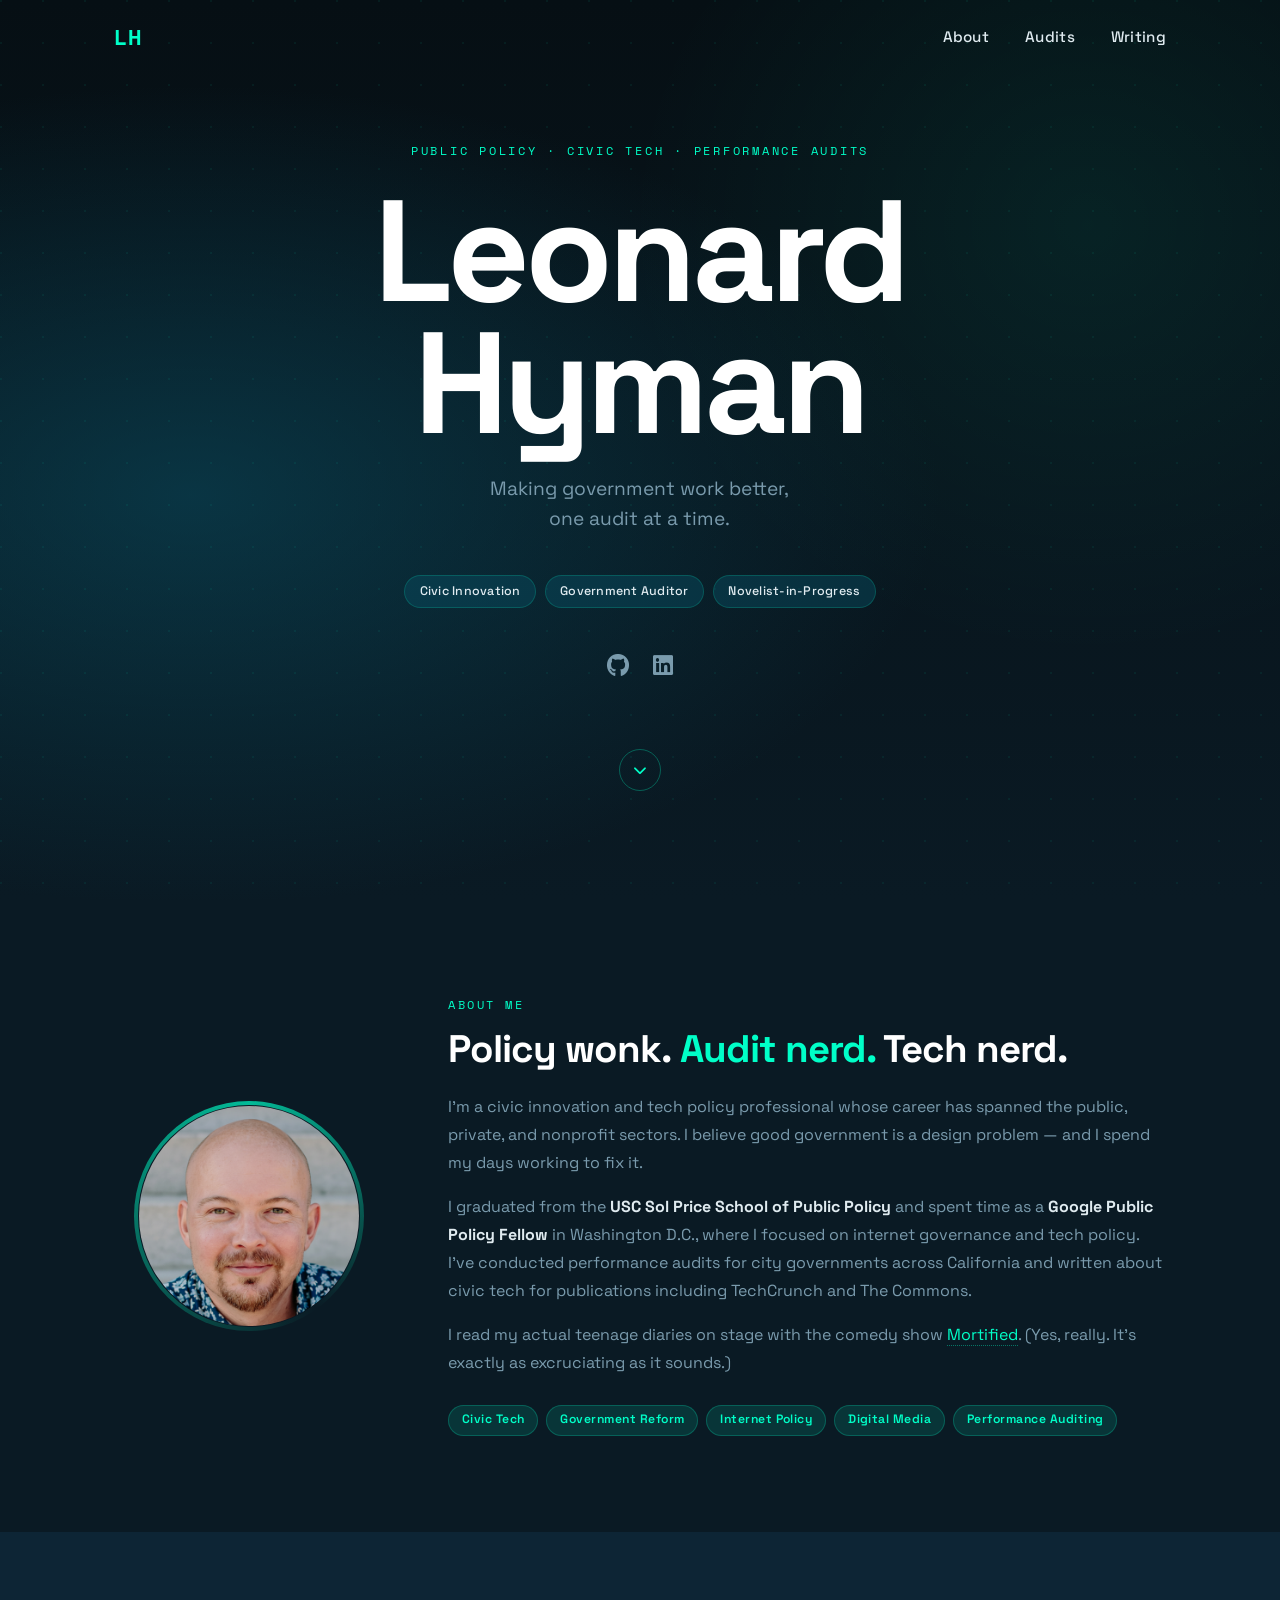
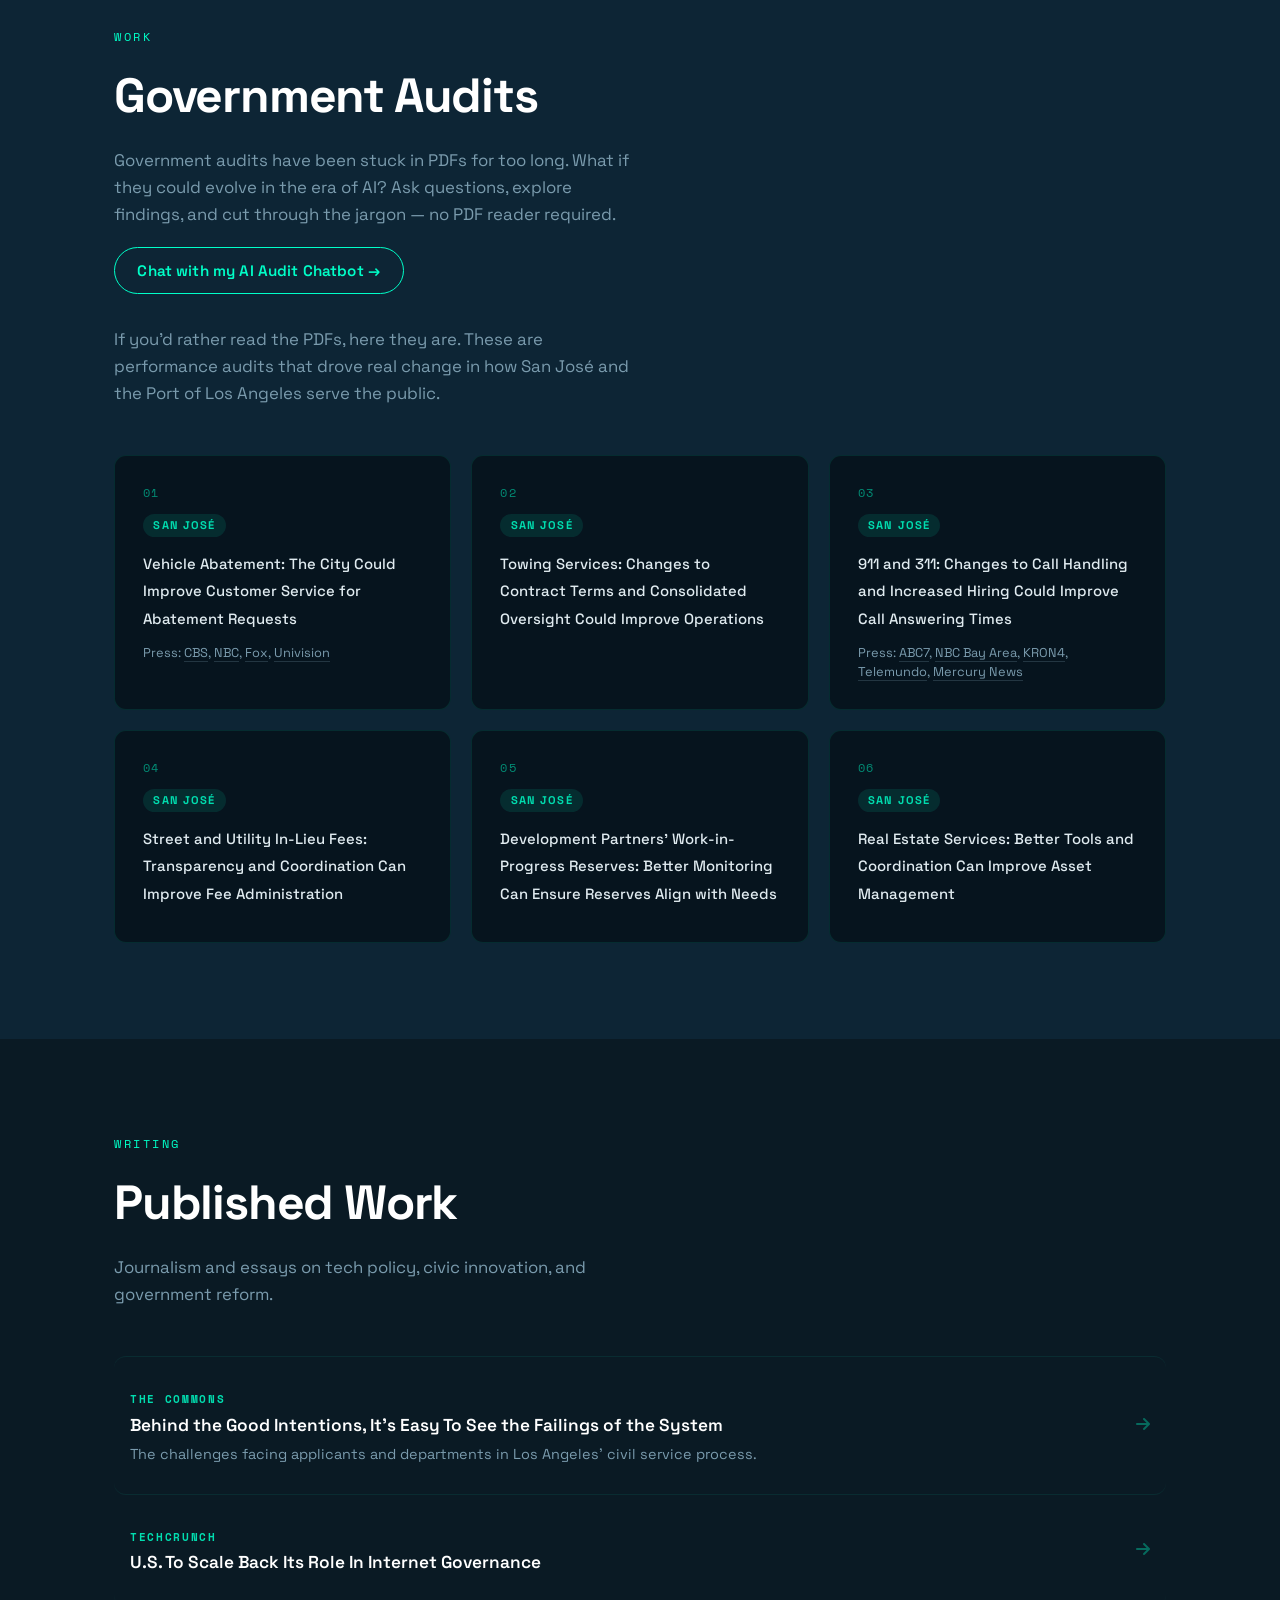
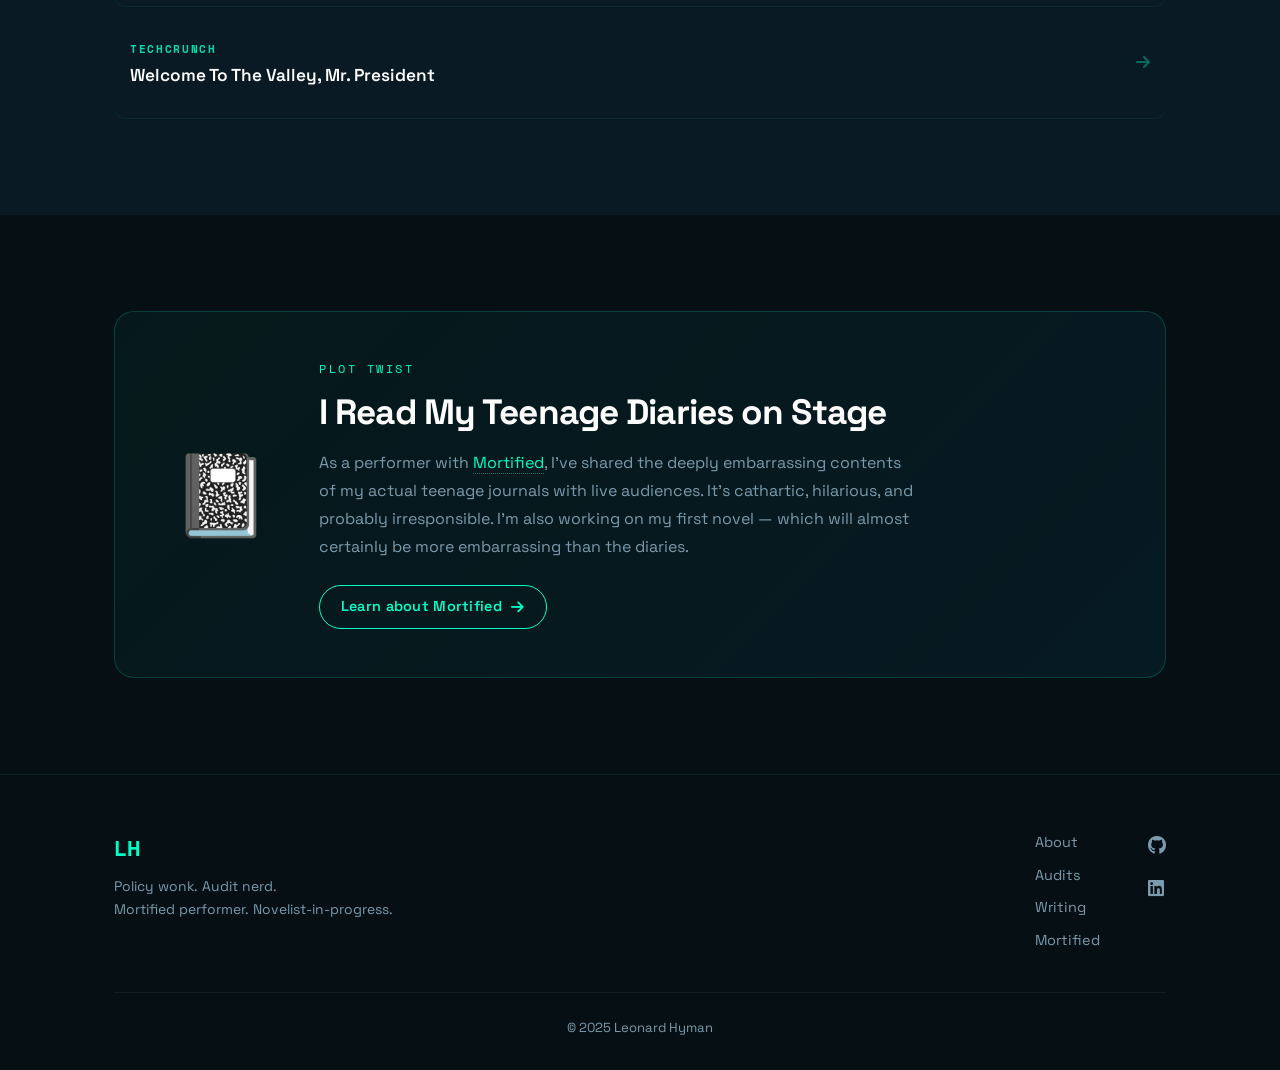
<file: index.html>
<!DOCTYPE html>
<html lang="en">
<head>
  <meta charset="UTF-8">
  <meta name="viewport" content="width=device-width, initial-scale=1.0">
  <title>Leonard Hyman</title>
  <meta name="author" content="Leonard Hyman">
  <meta name="description" content="Leonard Hyman — policy wonk, civic innovator, government auditor, writer, and Mortified performer.">
  <link rel="icon" type="image/x-icon" href="assets/img/favicon.png">

  <!-- Google Fonts -->
  <link rel="preconnect" href="https://fonts.googleapis.com">
  <link rel="preconnect" href="https://fonts.gstatic.com" crossorigin>
  <link href="https://fonts.googleapis.com/css2?family=Space+Grotesk:wght@300;400;500;600;700&family=Space+Mono:ital,wght@0,400;0,700;1,400&display=swap" rel="stylesheet">

  <!-- Font Awesome 6 -->
  <link rel="stylesheet" href="https://cdnjs.cloudflare.com/ajax/libs/font-awesome/6.5.0/css/all.min.css">

  <link rel="stylesheet" href="assets/css/styles.css">
</head>
<body>

  <!-- ===================== NAVIGATION ===================== -->
  <nav id="navbar">
    <div class="nav-container">
      <a href="#hero" class="nav-logo">LH</a>

      <div class="nav-links" id="nav-links">
        <a href="#about">About</a>
        <a href="#audits">Audits</a>
        <a href="#writing">Writing</a>
      </div>

      <button class="hamburger" id="hamburger" aria-label="Toggle menu">
        <span></span>
        <span></span>
        <span></span>
      </button>
    </div>
  </nav>

  <!-- ===================== HERO ===================== -->
  <section id="hero">
    <div class="hero-bg"></div>
    <div class="hero-content">
      <div class="hero-eyebrow">Public Policy &middot; Civic Tech &middot; Performance Audits</div>
      <h1 class="hero-name">Leonard<br>Hyman</h1>
      <p class="hero-tagline">Making government work better,<br>one audit at a time.</p>

      <div class="hero-tags">
        <span class="tag">Civic Innovation</span>
        <span class="tag">Government Auditor</span>
        <span class="tag">Novelist-in-Progress</span>
      </div>

      <div class="hero-social">
        <a href="https://github.com/lhyman" target="_blank" rel="noopener" aria-label="GitHub">
          <i class="fa-brands fa-github"></i>
        </a>
        <a href="https://www.linkedin.com/in/leonardhyman/" target="_blank" rel="noopener" aria-label="LinkedIn">
          <i class="fa-brands fa-linkedin"></i>
        </a>
      </div>

      <a href="#about" class="scroll-cue" aria-label="Scroll to about">
        <i class="fa-solid fa-chevron-down"></i>
      </a>
    </div>
  </section>

  <!-- ===================== ABOUT ===================== -->
  <section id="about">
    <div class="container">
      <div class="about-grid">
        <div class="about-photo reveal">
          <div class="photo-wrapper">
            <img src="assets/img/profile.png" alt="Leonard Hyman">
          </div>
        </div>

        <div class="about-text reveal">
          <div class="section-label">About Me</div>
          <h2>Policy wonk. <span class="accent">Audit nerd.</span> Tech nerd.</h2>
          <p>
            I'm a civic innovation and tech policy professional whose career has spanned
            the public, private, and nonprofit sectors. I believe good government is a design
            problem — and I spend my days working to fix it.
          </p>
          <p>
            I graduated from the <strong>USC Sol Price School of Public Policy</strong> and spent
            time as a <strong>Google Public Policy Fellow</strong> in Washington D.C., where I focused
            on internet governance and tech policy. I've conducted performance audits for city
            governments across California and written about civic tech for publications including
            TechCrunch and The Commons.
          </p>
          <p>
            I read my actual teenage diaries on stage with the comedy show
            <a href="https://getmortified.com/" target="_blank" rel="noopener">Mortified</a>.
            (Yes, really. It's exactly as excruciating as it sounds.)
          </p>

          <div class="expertise-chips">
            <span>Civic Tech</span>
            <span>Government Reform</span>
            <span>Internet Policy</span>
            <span>Digital Media</span>
            <span>Performance Auditing</span>
          </div>
        </div>
      </div>
    </div>
  </section>

  <!-- ===================== AUDITS ===================== -->
  <section id="audits">
    <div class="container">
      <div class="section-header reveal">
        <div class="section-label">Work</div>
        <h2>Government Audits</h2>
        <p class="section-desc">Government audits have been stuck in PDFs for too long. What if they could evolve in the era of AI? Ask questions, explore findings, and cut through the jargon — no PDF reader required.</p>
        <a href="chat.html" class="chat-cta-btn">Chat with my AI Audit Chatbot →</a>
        <p class="section-desc audits-pdf-text">If you'd rather read the PDFs, here they are. These are performance audits that drove real change in how San José and the Port of Los Angeles serve the public.</p>
      </div>

      <div class="cards-grid">

        <div class="card reveal">
          <div class="card-number">01</div>
          <div class="card-meta">San José</div>
          <h3>
            <a href="https://drive.google.com/file/d/12FXmrVuVH3qItdc2eYe5kokMILJbPzPH/view?usp=sharing" target="_blank" rel="noopener">
              Vehicle Abatement: The City Could Improve Customer Service for Abatement Requests
            </a>
          </h3>
          <p class="card-press">
            Press:
            <a href="https://sanfrancisco.cbslocal.com/2018/10/01/san-jose-city-leaders-will-vote-to-slash-high-impound-lot-fees/" target="_blank" rel="noopener">CBS</a>,
            <a href="https://www.nbcbayarea.com/news/local/San-Jose-to-Address-High-Towing-Fees-494975001.html" target="_blank" rel="noopener">NBC</a>,
            <a href="http://www.ktvu.com/news/san-jose-among-highest-impound-fees-in-the-state-audit-reveals-miscalculations" target="_blank" rel="noopener">Fox</a>,
            <a href="https://www.univision.com/san-francisco/kdtv/noticias/multas/san-jose-es-la-ciudad-mas-cara-del-area-de-la-bahia-para-sacar-el-auto-del-corralon-video" target="_blank" rel="noopener">Univision</a>
          </p>
        </div>

        <div class="card reveal">
          <div class="card-number">02</div>
          <div class="card-meta">San José</div>
          <h3>
            <a href="https://drive.google.com/file/d/1OetTy5bYGvv9Lo2WeWX8UQTZlMYdsSDt/view?usp=sharing" target="_blank" rel="noopener">
              Towing Services: Changes to Contract Terms and Consolidated Oversight Could Improve Operations
            </a>
          </h3>
        </div>

        <div class="card reveal">
          <div class="card-number">03</div>
          <div class="card-meta">San José</div>
          <h3>
            <a href="https://drive.google.com/file/d/1vtbNhb6tuzvImJl4-k-VYH6f3EYnDyXh/view?usp=sharing" target="_blank" rel="noopener">
              911 and 311: Changes to Call Handling and Increased Hiring Could Improve Call Answering Times
            </a>
          </h3>
          <p class="card-press">
            Press:
            <a href="https://abc7news.com/san-jose-approves-changes-at-911-dispatch-centers/5206712/" target="_blank" rel="noopener">ABC7</a>,
            <a href="https://www.nbcbayarea.com/news/local/San-Jose-Audit-Recommends-Robust-Hiring-to-Support-Understaffed-Fire-Police-Dispatchers-507396461.html" target="_blank" rel="noopener">NBC Bay Area</a>,
            <a href="https://www.kron4.com/news/bay-area/san-jose-emergency-officials-to-improve-response-times/1861926261" target="_blank" rel="noopener">KRON4</a>,
            <a href="https://www.telemundoareadelabahia.com/noticias/destacados/Trabajan-para-atender-con-rapidez--llamadas-de-emergencias-al-911-en-San-Jose-507416651.html" target="_blank" rel="noopener">Telemundo</a>,
            <a href="https://www.mercurynews.com/2019/03/19/san-jose-still-not-answering-emergency-calls-fast-enough/" target="_blank" rel="noopener">Mercury News</a>
          </p>
        </div>

        <div class="card reveal">
          <div class="card-number">04</div>
          <div class="card-meta">San José</div>
          <h3>
            <a href="https://drive.google.com/file/d/1Fv-a59udPXKEIG7LYc15NR1hhB5vZM2q/view?usp=sharing" target="_blank" rel="noopener">
              Street and Utility In-Lieu Fees: Transparency and Coordination Can Improve Fee Administration
            </a>
          </h3>
        </div>

        <div class="card reveal">
          <div class="card-number">05</div>
          <div class="card-meta">San José</div>
          <h3>
            <a href="https://drive.google.com/file/d/11gm1F30bWY-RxCkj9c48b23k1Ee2i5d4/view?usp=sharing" target="_blank" rel="noopener">
              Development Partners' Work-in-Progress Reserves: Better Monitoring Can Ensure Reserves Align with Needs
            </a>
          </h3>
        </div>

        <div class="card reveal">
          <div class="card-number">06</div>
          <div class="card-meta">San José</div>
          <h3>
            <a href="https://drive.google.com/file/d/1oVISCdpy_Mh0l-PK_kDOvnPvm39Wz9ql/view?usp=sharing" target="_blank" rel="noopener">
              Real Estate Services: Better Tools and Coordination Can Improve Asset Management
            </a>
          </h3>
        </div>

      </div>
    </div>
  </section>

  <!-- ===================== WRITING ===================== -->
  <section id="writing">
    <div class="container">
      <div class="section-header reveal">
        <div class="section-label">Writing</div>
        <h2>Published Work</h2>
        <p class="section-desc">Journalism and essays on tech policy, civic innovation, and government reform.</p>
      </div>

      <div class="writing-list">

        <a href="https://web.archive.org/web/20250213182729/https://wearecommons.us/good-intentions/" target="_blank" rel="noopener" class="writing-item reveal">
          <div class="writing-meta">
            <span class="writing-pub">The Commons</span>
          </div>
          <h3>Behind the Good Intentions, It's Easy To See the Failings of the System</h3>
          <p>The challenges facing applicants and departments in Los Angeles' civil service process.</p>
          <span class="writing-arrow"><i class="fa-solid fa-arrow-right"></i></span>
        </a>

        <a href="https://techcrunch.com/2015/02/19/1120736/" target="_blank" rel="noopener" class="writing-item reveal">
          <div class="writing-meta">
            <span class="writing-pub">TechCrunch</span>
          </div>
          <h3>U.S. To Scale Back Its Role In Internet Governance</h3>
          <span class="writing-arrow"><i class="fa-solid fa-arrow-right"></i></span>
        </a>

        <a href="https://techcrunch.com/2015/02/13/welcome-to-the-valley-mr-president/" target="_blank" rel="noopener" class="writing-item reveal">
          <div class="writing-meta">
            <span class="writing-pub">TechCrunch</span>
          </div>
          <h3>Welcome To The Valley, Mr. President</h3>
          <span class="writing-arrow"><i class="fa-solid fa-arrow-right"></i></span>
        </a>

      </div>
    </div>
  </section>

  <!-- ===================== MORTIFIED ===================== -->
  <section id="mortified">
    <div class="container">
      <div class="fun-card reveal">
        <div class="fun-icon">&#x1F4D3;</div>
        <div class="fun-text">
          <div class="section-label">Plot Twist</div>
          <h2>I Read My Teenage Diaries on Stage</h2>
          <p>
            As a performer with <a href="https://getmortified.com/" target="_blank" rel="noopener">Mortified</a>,
            I've shared the deeply embarrassing contents of my actual teenage journals with live audiences.
            It's cathartic, hilarious, and probably irresponsible. I'm also working on my first novel —
            which will almost certainly be more embarrassing than the diaries.
          </p>
          <a href="https://getmortified.com/" target="_blank" rel="noopener" class="btn-outline">
            Learn about Mortified <i class="fa-solid fa-arrow-right"></i>
          </a>
        </div>
      </div>
    </div>
  </section>

  <!-- ===================== FOOTER ===================== -->
  <footer id="contact">
    <div class="container">
      <div class="footer-grid">
        <div class="footer-brand">
          <div class="footer-logo">LH</div>
          <p>Policy wonk. Audit nerd.<br>Mortified performer. Novelist-in-progress.</p>
        </div>

        <div class="footer-links">
          <a href="#about">About</a>
          <a href="#audits">Audits</a>
          <a href="#writing">Writing</a>
          <a href="https://getmortified.com/" target="_blank" rel="noopener">Mortified</a>
        </div>

        <div class="footer-social">
          <a href="https://github.com/lhyman" target="_blank" rel="noopener" aria-label="GitHub">
            <i class="fa-brands fa-github"></i>
          </a>
          <a href="https://www.linkedin.com/in/leonardhyman/" target="_blank" rel="noopener" aria-label="LinkedIn">
            <i class="fa-brands fa-linkedin"></i>
          </a>
        </div>
      </div>

      <div class="footer-bottom">
        <p>&copy; 2025 <a href="http://www.leonardhyman.com">Leonard Hyman</a></p>
      </div>
    </div>
  </footer>

  <script src="controller.js"></script>
</body>
</html>
</file>
<file: assets/css/styles.css>
/* ================================
   RESET & CUSTOM PROPERTIES
   ================================ */
*, *::before, *::after {
  box-sizing: border-box;
  margin: 0;
  padding: 0;
}

:root {
  --bg-deep:    #060F14;
  --bg-dark:    #0A1A24;
  --bg-mid:     #0D2535;
  --teal:       #0A4F63;
  --cyan:       #00FFC8;
  --cyan-dim:   rgba(0, 255, 200, 0.12);
  --cyan-glow:  rgba(0, 255, 200, 0.35);
  --text:       #E0EBF0;
  --text-muted: #7A9BAD;
  --white:      #ffffff;

  --font-main: 'Space Grotesk', system-ui, sans-serif;
  --font-mono: 'Space Mono', 'Courier New', monospace;

  --ease:    cubic-bezier(0.4, 0, 0.2, 1);
  --trans:   0.3s cubic-bezier(0.4, 0, 0.2, 1);
  --radius:  12px;
  --radius-lg: 20px;
}

html {
  scroll-behavior: smooth;
  font-size: 16px;
}

body {
  font-family: var(--font-main);
  background-color: var(--bg-deep);
  color: var(--text);
  line-height: 1.6;
  overflow-x: hidden;
}

a {
  color: var(--cyan);
  text-decoration: none;
  transition: color var(--trans);
}

a:hover { color: var(--white); }

.container {
  max-width: 1100px;
  margin: 0 auto;
  padding: 0 1.5rem;
}

/* ================================
   NAVIGATION
   ================================ */
#navbar {
  position: fixed;
  top: 0; left: 0; right: 0;
  z-index: 1000;
  padding: 1.25rem 0;
  transition: background var(--trans), padding var(--trans), border-color var(--trans);
  border-bottom: 1px solid transparent;
}

#navbar.scrolled {
  background: rgba(6, 15, 20, 0.92);
  backdrop-filter: blur(14px);
  -webkit-backdrop-filter: blur(14px);
  padding: 0.75rem 0;
  border-bottom-color: rgba(0, 255, 200, 0.1);
}

.nav-container {
  max-width: 1100px;
  margin: 0 auto;
  padding: 0 1.5rem;
  display: flex;
  align-items: center;
  justify-content: space-between;
}

.nav-logo {
  font-family: var(--font-mono);
  font-size: 1.35rem;
  font-weight: 700;
  color: var(--cyan);
  letter-spacing: 0.06em;
  z-index: 1100;
  position: relative;
}
.nav-logo:hover { color: var(--white); }

.nav-links {
  display: flex;
  align-items: center;
  gap: 2.25rem;
}

.nav-links a {
  color: var(--text);
  font-weight: 500;
  font-size: 0.95rem;
  letter-spacing: 0.02em;
}
.nav-links a:hover { color: var(--cyan); }

/* Hamburger */
.hamburger {
  display: none;
  flex-direction: column;
  gap: 5px;
  background: none;
  border: none;
  cursor: pointer;
  padding: 4px;
  z-index: 1100;
  position: relative;
}
.hamburger span {
  display: block;
  width: 24px;
  height: 2px;
  background: var(--text);
  border-radius: 2px;
  transition: all var(--trans);
}
.hamburger.open span:nth-child(1) { transform: translateY(7px) rotate(45deg); }
.hamburger.open span:nth-child(2) { opacity: 0; transform: scaleX(0); }
.hamburger.open span:nth-child(3) { transform: translateY(-7px) rotate(-45deg); }

/* ================================
   HERO
   ================================ */
#hero {
  min-height: 100vh;
  display: flex;
  align-items: center;
  justify-content: center;
  position: relative;
  overflow: hidden;
  padding: 7rem 1.5rem 5rem;
}

.hero-bg {
  position: absolute;
  inset: 0;
  background:
    radial-gradient(ellipse 90% 70% at 15% 55%, rgba(10, 79, 99, 0.55) 0%, transparent 65%),
    radial-gradient(ellipse 60% 80% at 85% 25%, rgba(0, 255, 200, 0.07) 0%, transparent 60%),
    linear-gradient(180deg, var(--bg-deep) 0%, var(--bg-dark) 100%);
}

.hero-bg::after {
  content: '';
  position: absolute;
  inset: 0;
  background-image: radial-gradient(circle at 1px 1px, rgba(0, 255, 200, 0.06) 1px, transparent 0);
  background-size: 42px 42px;
}

.hero-content {
  position: relative;
  z-index: 1;
  text-align: center;
  max-width: 820px;
}

.hero-eyebrow {
  font-family: var(--font-mono);
  font-size: 0.78rem;
  letter-spacing: 0.22em;
  text-transform: uppercase;
  color: var(--cyan);
  margin-bottom: 1.5rem;
  opacity: 0;
  animation: fadeUp 0.8s var(--ease) forwards 0.15s;
}

.hero-name {
  font-size: clamp(3.8rem, 12vw, 9rem);
  font-weight: 700;
  line-height: 0.92;
  letter-spacing: -0.035em;
  color: var(--white);
  margin-bottom: 1.5rem;
  opacity: 0;
  animation: fadeUp 0.8s var(--ease) forwards 0.35s;
}

.hero-tagline {
  font-size: clamp(1rem, 2.5vw, 1.2rem);
  color: var(--text-muted);
  margin-bottom: 2.5rem;
  line-height: 1.6;
  opacity: 0;
  animation: fadeUp 0.8s var(--ease) forwards 0.55s;
}

.hero-tags {
  display: flex;
  flex-wrap: wrap;
  gap: 0.55rem;
  justify-content: center;
  margin-bottom: 2.5rem;
  opacity: 0;
  animation: fadeUp 0.8s var(--ease) forwards 0.75s;
}

.tag {
  font-size: 0.78rem;
  font-weight: 500;
  padding: 0.35rem 0.9rem;
  border-radius: 100px;
  background: rgba(10, 79, 99, 0.45);
  border: 1px solid rgba(0, 255, 200, 0.18);
  color: var(--text);
  letter-spacing: 0.02em;
}

.tag.tag-fun {
  background: rgba(0, 255, 200, 0.1);
  border-color: rgba(0, 255, 200, 0.5);
  color: var(--cyan);
}

.hero-social {
  display: flex;
  gap: 1.5rem;
  justify-content: center;
  margin-bottom: 4rem;
  opacity: 0;
  animation: fadeUp 0.8s var(--ease) forwards 0.95s;
}

.hero-social a {
  font-size: 1.45rem;
  color: var(--text-muted);
  transition: color var(--trans), transform var(--trans);
}
.hero-social a:hover {
  color: var(--cyan);
  transform: translateY(-3px);
}

.scroll-cue {
  display: inline-flex;
  align-items: center;
  justify-content: center;
  width: 42px;
  height: 42px;
  border: 1px solid rgba(0, 255, 200, 0.3);
  border-radius: 50%;
  color: var(--cyan);
  font-size: 0.85rem;
  opacity: 0;
  animation: fadeUp 0.8s var(--ease) forwards 1.15s, bounce 2.2s ease-in-out 2.5s infinite;
  transition: border-color var(--trans), color var(--trans);
}
.scroll-cue:hover { color: var(--white); border-color: var(--white); }

@keyframes bounce {
  0%, 100% { transform: translateY(0); }
  50%       { transform: translateY(7px); }
}

@keyframes fadeUp {
  from { opacity: 0; transform: translateY(22px); }
  to   { opacity: 1; transform: translateY(0); }
}

/* ================================
   SECTION SHARED
   ================================ */
section { padding: 6rem 0; }

#about    { background: var(--bg-dark); }
#audits   { background: var(--bg-mid); }
#writing  { background: var(--bg-dark); }
#mortified { background: var(--bg-deep); }

.section-label {
  font-family: var(--font-mono);
  font-size: 0.72rem;
  letter-spacing: 0.22em;
  text-transform: uppercase;
  color: var(--cyan);
  margin-bottom: 0.75rem;
}

.section-header { margin-bottom: 3rem; }

.section-header h2 {
  font-size: clamp(2rem, 5vw, 3rem);
  font-weight: 700;
  color: var(--white);
  letter-spacing: -0.025em;
  margin-bottom: 0.75rem;
}

.section-desc {
  color: var(--text-muted);
  font-size: 1.05rem;
  max-width: 520px;
  line-height: 1.6;
}

.chat-cta-btn {
  display: inline-block;
  margin-top: 1.25rem;
  padding: 0.65rem 1.4rem;
  background: transparent;
  color: var(--cyan);
  border: 1px solid var(--cyan);
  border-radius: 100px;
  font-size: 0.95rem;
  font-weight: 600;
  letter-spacing: 0.01em;
  transition: background var(--trans), color var(--trans);
}
.chat-cta-btn:hover {
  background: var(--cyan);
  color: var(--bg-deep);
}
.audits-pdf-text {
  margin-top: 2rem;
}

/* ================================
   ABOUT
   ================================ */
.about-grid {
  display: grid;
  grid-template-columns: 270px 1fr;
  gap: 4rem;
  align-items: center;
}

.about-photo {
  display: flex;
  justify-content: center;
}

.photo-wrapper {
  position: relative;
  width: 220px;
  height: 220px;
}

.photo-wrapper::before {
  content: '';
  position: absolute;
  inset: -5px;
  border-radius: 50%;
  background: conic-gradient(from 0deg, var(--cyan) 0%, transparent 40%, var(--cyan) 100%);
  animation: spin 10s linear infinite;
  opacity: 0.7;
}

.photo-wrapper::after {
  content: '';
  position: absolute;
  inset: -1px;
  border-radius: 50%;
  background: var(--bg-dark);
  z-index: 0;
}

.photo-wrapper img {
  position: relative;
  z-index: 1;
  width: 100%;
  height: 100%;
  border-radius: 50%;
  object-fit: cover;
  display: block;
}

@keyframes spin { to { transform: rotate(360deg); } }

.about-text h2 {
  font-size: clamp(1.7rem, 3.5vw, 2.4rem);
  font-weight: 700;
  color: var(--white);
  letter-spacing: -0.025em;
  margin-bottom: 1.25rem;
  line-height: 1.2;
}

.about-text h2 .accent { color: var(--cyan); }

.about-text p {
  color: var(--text-muted);
  margin-bottom: 1rem;
  line-height: 1.75;
  font-size: 1rem;
}

.about-text p strong { color: var(--text); }

.about-text p a {
  color: var(--cyan);
  border-bottom: 1px dotted rgba(0, 255, 200, 0.4);
}
.about-text p a:hover { color: var(--white); border-color: var(--white); }

.expertise-chips {
  display: flex;
  flex-wrap: wrap;
  gap: 0.5rem;
  margin-top: 1.75rem;
}

.expertise-chips span {
  font-size: 0.76rem;
  font-weight: 600;
  padding: 0.3rem 0.8rem;
  border-radius: 100px;
  background: var(--cyan-dim);
  border: 1px solid rgba(0, 255, 200, 0.22);
  color: var(--cyan);
  letter-spacing: 0.04em;
}

/* ================================
   AUDITS — CARDS GRID
   ================================ */
.cards-grid {
  display: grid;
  grid-template-columns: repeat(auto-fill, minmax(300px, 1fr));
  gap: 1.25rem;
}

.card {
  background: rgba(6, 18, 27, 0.85);
  border: 1px solid rgba(0, 255, 200, 0.1);
  border-radius: var(--radius);
  padding: 1.75rem;
  position: relative;
  overflow: hidden;
  transition: border-color var(--trans), transform var(--trans), box-shadow var(--trans);
}

.card::before {
  content: '';
  position: absolute;
  top: 0; left: 0; right: 0;
  height: 2px;
  background: linear-gradient(90deg, var(--cyan), transparent 70%);
  opacity: 0;
  transition: opacity var(--trans);
}

.card:hover {
  border-color: rgba(0, 255, 200, 0.32);
  transform: translateY(-5px);
  box-shadow: 0 12px 40px rgba(0, 255, 200, 0.08);
}
.card:hover::before { opacity: 1; }

.card-number {
  font-family: var(--font-mono);
  font-size: 0.72rem;
  color: var(--cyan);
  opacity: 0.5;
  letter-spacing: 0.12em;
  margin-bottom: 0.5rem;
}

.card-meta {
  display: inline-block;
  font-size: 0.7rem;
  font-weight: 700;
  letter-spacing: 0.1em;
  text-transform: uppercase;
  color: var(--cyan);
  background: var(--cyan-dim);
  border-radius: 100px;
  padding: 0.18rem 0.65rem;
  margin-bottom: 0.75rem;
  opacity: 0.85;
}

.card h3 { margin-bottom: 0.5rem; line-height: 1.45; }

.card h3 a {
  color: var(--text);
  font-size: 0.93rem;
  font-weight: 500;
}
.card h3 a:hover { color: var(--cyan); }

.card-press {
  font-size: 0.8rem;
  color: var(--text-muted);
  margin-top: 0.75rem;
  line-height: 1.5;
}

.card-press a {
  color: var(--text-muted);
  border-bottom: 1px solid rgba(122, 155, 173, 0.25);
}
.card-press a:hover { color: var(--cyan); border-color: var(--cyan); }

/* ================================
   WRITING
   ================================ */
.writing-list {
  display: flex;
  flex-direction: column;
}

.writing-item {
  display: grid;
  grid-template-columns: 1fr auto;
  grid-template-rows: auto auto auto;
  gap: 0.2rem 1rem;
  padding: 1.75rem 1rem;
  border-bottom: 1px solid rgba(0, 255, 200, 0.08);
  color: var(--text);
  border-radius: var(--radius);
  position: relative;
  transition: background var(--trans);
}

.writing-item:first-child { border-top: 1px solid rgba(0, 255, 200, 0.08); }
.writing-item:hover { background: rgba(0, 255, 200, 0.03); }

.writing-meta { grid-column: 1; grid-row: 1; }

.writing-pub {
  font-family: var(--font-mono);
  font-size: 0.7rem;
  letter-spacing: 0.15em;
  text-transform: uppercase;
  color: var(--cyan);
  font-weight: 700;
  opacity: 0.85;
}

.writing-item h3 {
  grid-column: 1;
  grid-row: 2;
  font-size: 1.08rem;
  font-weight: 600;
  color: var(--white);
  line-height: 1.35;
  transition: color var(--trans);
}
.writing-item:hover h3 { color: var(--cyan); }

.writing-item p {
  grid-column: 1;
  grid-row: 3;
  font-size: 0.9rem;
  color: var(--text-muted);
  line-height: 1.5;
  margin-top: 0.25rem;
}

.writing-arrow {
  grid-column: 2;
  grid-row: 1 / 4;
  align-self: center;
  color: var(--cyan);
  font-size: 1rem;
  opacity: 0.35;
  transition: opacity var(--trans), transform var(--trans);
}
.writing-item:hover .writing-arrow {
  opacity: 1;
  transform: translateX(5px);
}

/* ================================
   MORTIFIED / FUN SECTION
   ================================ */
.fun-card {
  display: grid;
  grid-template-columns: auto 1fr;
  gap: 3rem;
  align-items: center;
  background: linear-gradient(135deg, rgba(0, 255, 200, 0.04) 0%, rgba(10, 79, 99, 0.18) 100%);
  border: 1px solid rgba(0, 255, 200, 0.18);
  border-radius: var(--radius-lg);
  padding: 3rem 3.5rem;
}

.fun-icon {
  font-size: 5rem;
  line-height: 1;
  user-select: none;
}

.fun-text h2 {
  font-size: clamp(1.5rem, 3.5vw, 2.2rem);
  font-weight: 700;
  color: var(--white);
  letter-spacing: -0.025em;
  margin-bottom: 1rem;
  line-height: 1.2;
}

.fun-text p {
  color: var(--text-muted);
  line-height: 1.75;
  margin-bottom: 1.5rem;
  max-width: 600px;
  font-size: 1rem;
}

.fun-text p a { color: var(--cyan); border-bottom: 1px dotted rgba(0,255,200,0.4); }
.fun-text p a:hover { color: var(--white); border-color: transparent; }

.btn-outline {
  display: inline-flex;
  align-items: center;
  gap: 0.6rem;
  color: var(--cyan);
  border: 1px solid var(--cyan);
  padding: 0.6rem 1.3rem;
  border-radius: 100px;
  font-size: 0.9rem;
  font-weight: 600;
  letter-spacing: 0.02em;
  transition: background var(--trans), color var(--trans);
}
.btn-outline:hover {
  background: var(--cyan);
  color: var(--bg-deep);
}

/* ================================
   FOOTER
   ================================ */
footer {
  background: var(--bg-deep);
  border-top: 1px solid rgba(0, 255, 200, 0.08);
  padding: 3.5rem 0 2rem;
}

.footer-grid {
  display: grid;
  grid-template-columns: 1fr auto auto;
  gap: 3rem;
  align-items: start;
  margin-bottom: 2.5rem;
}

.footer-logo {
  font-family: var(--font-mono);
  font-size: 1.35rem;
  font-weight: 700;
  color: var(--cyan);
  margin-bottom: 0.6rem;
}

.footer-brand p {
  font-size: 0.87rem;
  color: var(--text-muted);
  line-height: 1.6;
}

.footer-links {
  display: flex;
  flex-direction: column;
  gap: 0.6rem;
}
.footer-links a {
  color: var(--text-muted);
  font-size: 0.9rem;
}
.footer-links a:hover { color: var(--cyan); }

.footer-social {
  display: flex;
  flex-direction: column;
  gap: 0.85rem;
}
.footer-social a {
  color: var(--text-muted);
  font-size: 1.15rem;
  transition: color var(--trans), transform var(--trans);
}
.footer-social a:hover {
  color: var(--cyan);
  transform: translateX(2px);
}

.footer-bottom {
  border-top: 1px solid rgba(255, 255, 255, 0.05);
  padding-top: 1.5rem;
  text-align: center;
}
.footer-bottom p { font-size: 0.82rem; color: var(--text-muted); }
.footer-bottom a { color: var(--text-muted); }
.footer-bottom a:hover { color: var(--cyan); }

/* ================================
   SCROLL REVEAL
   ================================ */
.reveal {
  opacity: 0;
  transform: translateY(28px);
  transition: opacity 0.7s var(--ease), transform 0.7s var(--ease);
}

.reveal.visible {
  opacity: 1;
  transform: translateY(0);
}

/* ================================
   RESPONSIVE — TABLET
   ================================ */
@media (max-width: 900px) {
  .about-grid {
    grid-template-columns: 1fr;
    gap: 2.5rem;
    text-align: center;
  }

  .expertise-chips { justify-content: center; }

  .about-photo { margin-bottom: 0; }
}

/* ================================
   RESPONSIVE — MOBILE
   ================================ */
@media (max-width: 768px) {
  section { padding: 4rem 0; }

  /* Mobile nav */
  .hamburger { display: flex; }

  .nav-links {
    position: fixed;
    top: 0; right: 0; bottom: 0;
    width: min(80vw, 290px);
    background: rgba(6, 15, 20, 0.97);
    backdrop-filter: blur(20px);
    -webkit-backdrop-filter: blur(20px);
    flex-direction: column;
    justify-content: center;
    align-items: flex-start;
    padding: 2.5rem 2rem;
    gap: 1.75rem;
    transform: translateX(100%);
    transition: transform var(--trans);
    border-left: 1px solid rgba(0, 255, 200, 0.1);
    z-index: 1050;
  }

  .nav-links.open { transform: translateX(0); }

  .nav-links a { font-size: 1.2rem; }

  /* Hero */
  .hero-name { font-size: clamp(3.5rem, 16vw, 5rem); }

  /* Cards */
  .cards-grid { grid-template-columns: 1fr; }

  /* Fun card */
  .fun-card {
    grid-template-columns: 1fr;
    text-align: center;
    padding: 2.25rem 1.5rem;
    gap: 1.5rem;
  }
  .fun-icon { font-size: 3.5rem; }
  .fun-text p { margin-left: auto; margin-right: auto; }

  /* Footer */
  .footer-grid {
    grid-template-columns: 1fr;
    gap: 1.75rem;
  }

  .footer-social {
    flex-direction: row;
    gap: 1.25rem;
  }
}

@media (max-width: 480px) {
  .photo-wrapper {
    width: 180px;
    height: 180px;
  }

  .fun-card { padding: 2rem 1.25rem; }

  .section-header h2 { font-size: 1.75rem; }
}
</file>
